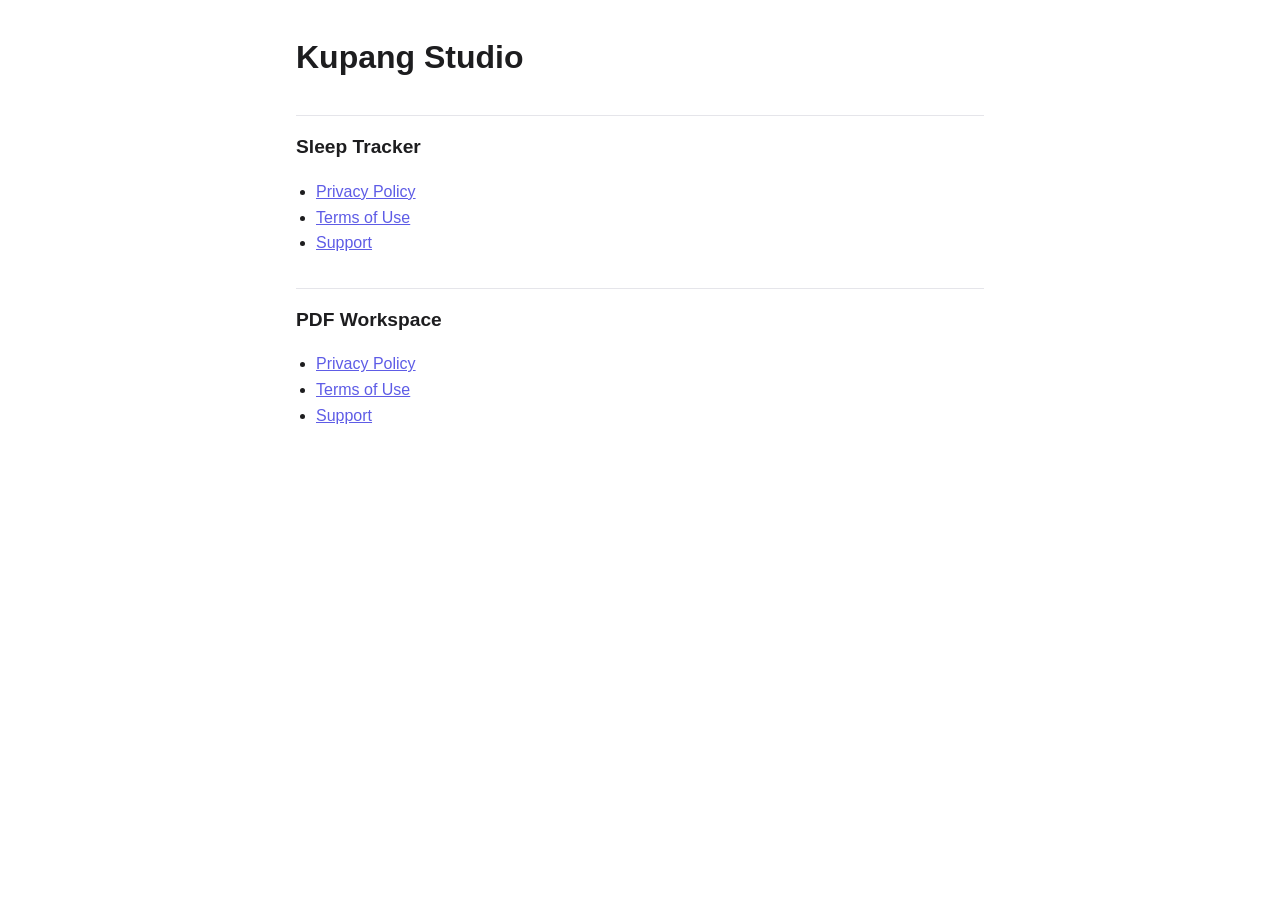
<file: index.html>
<!doctype html>
<html lang="en">
<head>
<meta charset="utf-8">
<meta name="viewport" content="width=device-width, initial-scale=1">
<title>Kupang Studio</title>
<link rel="stylesheet" href="style.css">
</head>
<body>
<main>
<h1>Kupang Studio</h1>
<h2>Sleep Tracker</h2>
<ul>
<li><a href="sleep-tracker/policy/">Privacy Policy</a></li>
<li><a href="sleep-tracker/terms/">Terms of Use</a></li>
<li><a href="sleep-tracker/support/">Support</a></li>
</ul>
<h2>PDF Workspace</h2>
<ul>
<li><a href="pdf-workspace/policy/">Privacy Policy</a></li>
<li><a href="pdf-workspace/terms/">Terms of Use</a></li>
<li><a href="pdf-workspace/support/">Support</a></li>
</ul>
</main>
</body>
</html>
</file>
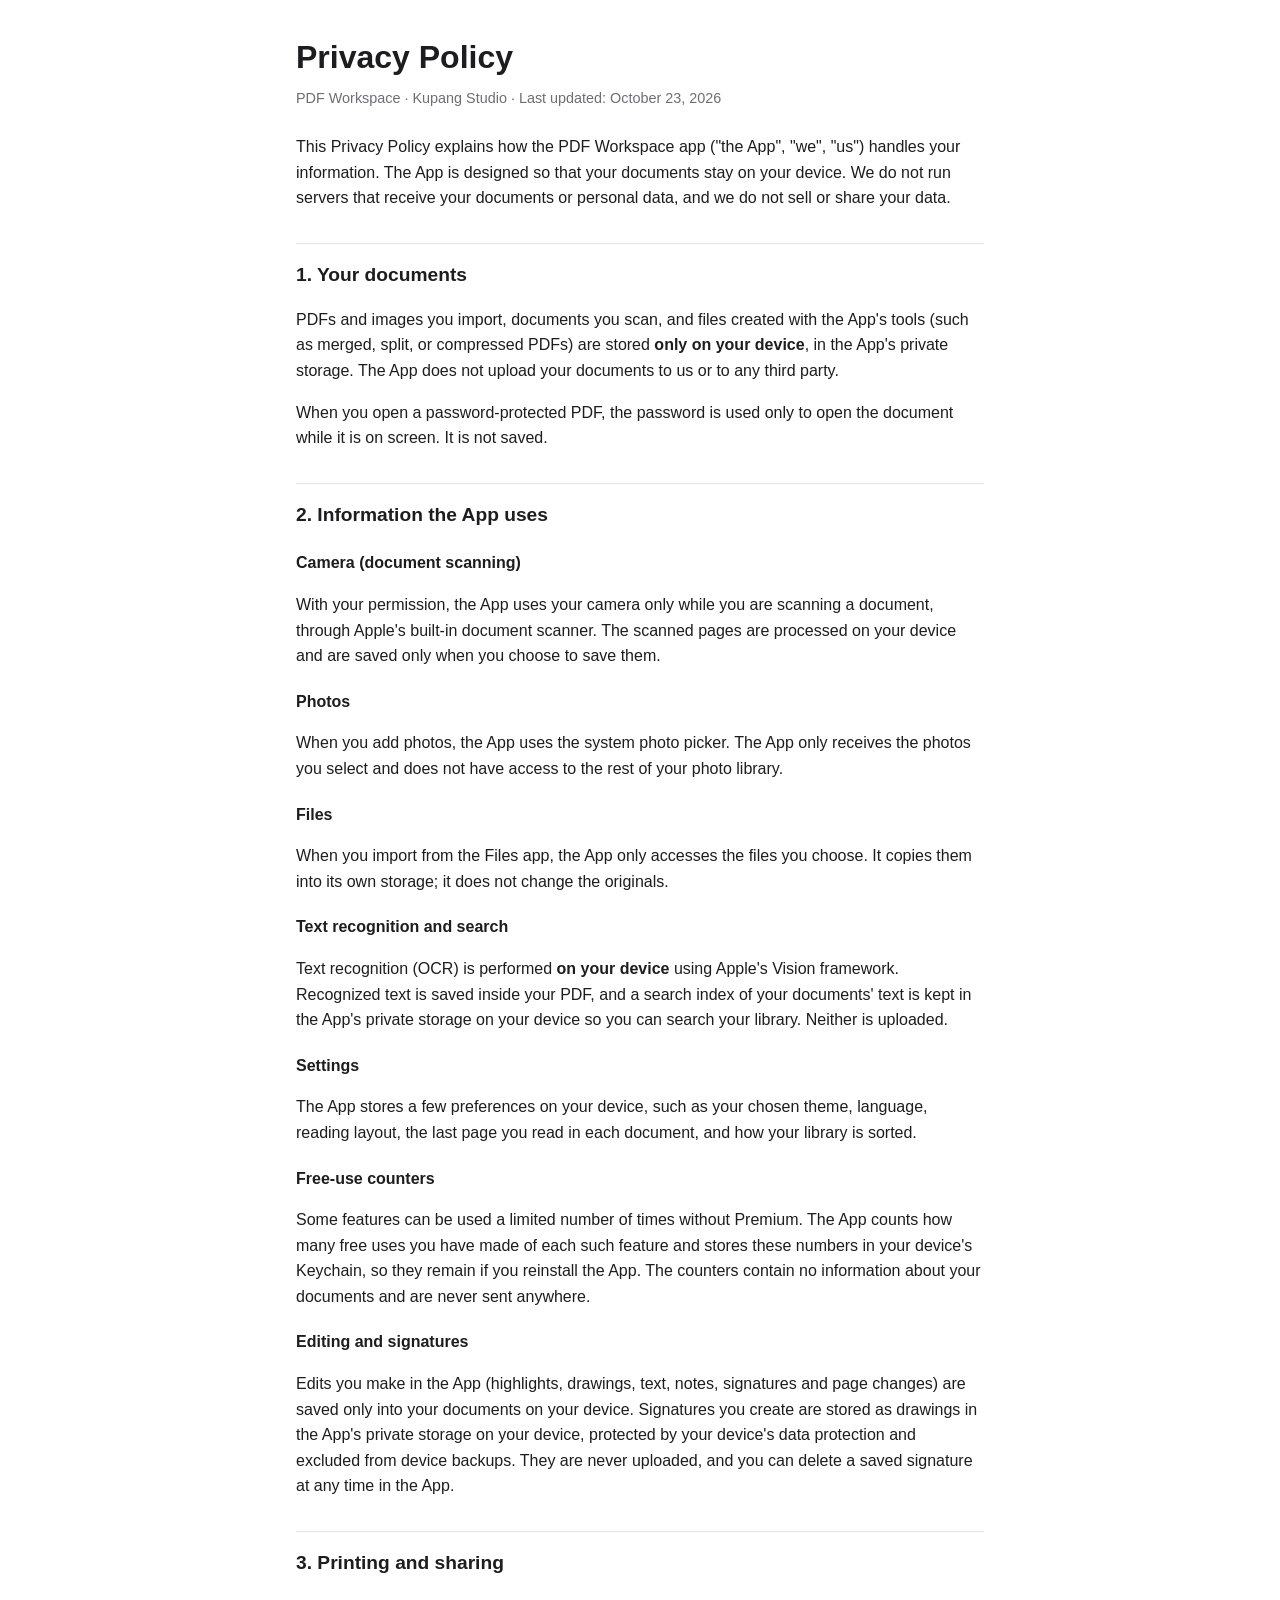
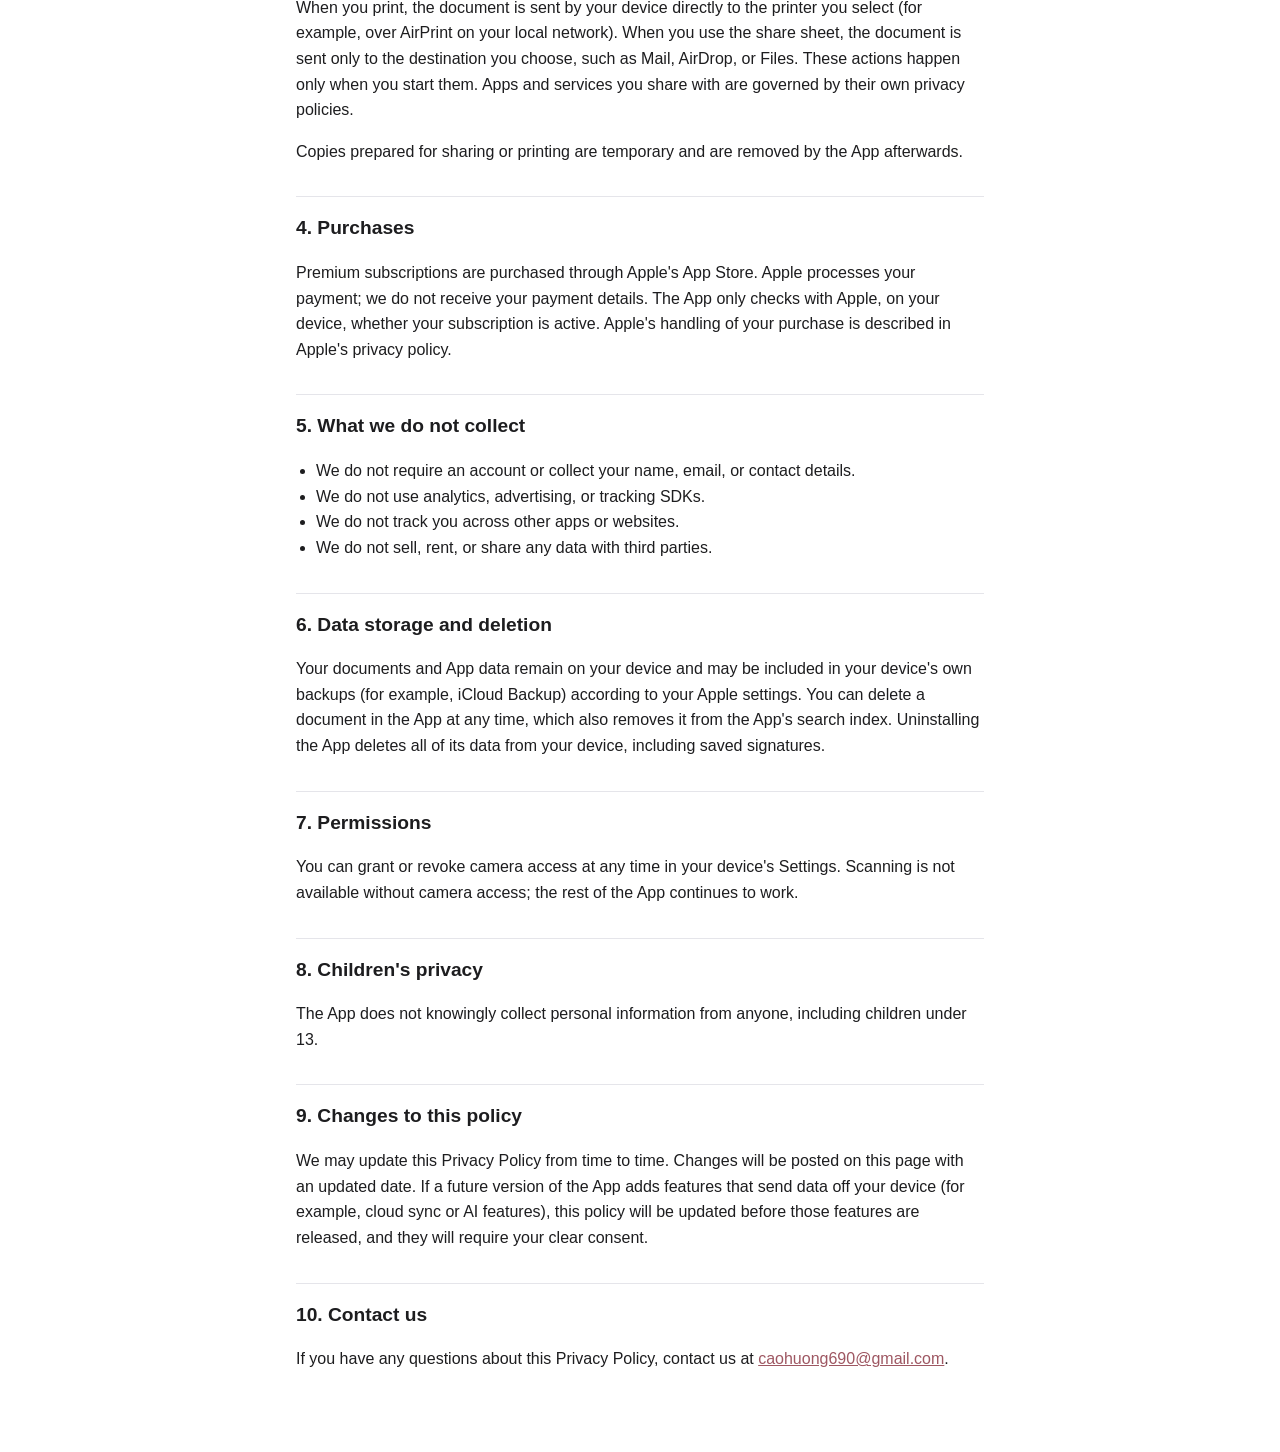
<file: pdf-workspace/policy/index.html>
<!doctype html>
<html lang="en">
<head>
<meta charset="utf-8">
<meta name="viewport" content="width=device-width, initial-scale=1">
<title>Privacy Policy – PDF Workspace</title>
<link rel="stylesheet" href="../../style.css">
<style>
  /* PDF Workspace brand accent (dusty rose), on top of the shared site style. */
  :root { --accent: #9e5762; }
  @media (prefers-color-scheme: dark) { :root { --accent: #d4939b; } }
</style>
</head>
<body>
<main>
<h1>Privacy Policy</h1>
<p class="meta">PDF Workspace · Kupang Studio · Last updated: October 23, 2026</p>

<p>This Privacy Policy explains how the PDF Workspace app ("the App", "we", "us") handles your information. The App is designed so that your documents stay on your device. We do not run servers that receive your documents or personal data, and we do not sell or share your data.</p>

<h2>1. Your documents</h2>
<p>PDFs and images you import, documents you scan, and files created with the App's tools (such as merged, split, or compressed PDFs) are stored <strong>only on your device</strong>, in the App's private storage. The App does not upload your documents to us or to any third party.</p>
<p>When you open a password-protected PDF, the password is used only to open the document while it is on screen. It is not saved.</p>

<h2>2. Information the App uses</h2>
<h3>Camera (document scanning)</h3>
<p>With your permission, the App uses your camera only while you are scanning a document, through Apple's built-in document scanner. The scanned pages are processed on your device and are saved only when you choose to save them.</p>

<h3>Photos</h3>
<p>When you add photos, the App uses the system photo picker. The App only receives the photos you select and does not have access to the rest of your photo library.</p>

<h3>Files</h3>
<p>When you import from the Files app, the App only accesses the files you choose. It copies them into its own storage; it does not change the originals.</p>

<h3>Text recognition and search</h3>
<p>Text recognition (OCR) is performed <strong>on your device</strong> using Apple's Vision framework. Recognized text is saved inside your PDF, and a search index of your documents' text is kept in the App's private storage on your device so you can search your library. Neither is uploaded.</p>

<h3>Settings</h3>
<p>The App stores a few preferences on your device, such as your chosen theme, language, reading layout, the last page you read in each document, and how your library is sorted.</p>

<h3>Free-use counters</h3>
<p>Some features can be used a limited number of times without Premium. The App counts how many free uses you have made of each such feature and stores these numbers in your device's Keychain, so they remain if you reinstall the App. The counters contain no information about your documents and are never sent anywhere.</p>

<h3>Editing and signatures</h3>
<p>Edits you make in the App (highlights, drawings, text, notes, signatures and page changes) are saved only into your documents on your device. Signatures you create are stored as drawings in the App's private storage on your device, protected by your device's data protection and excluded from device backups. They are never uploaded, and you can delete a saved signature at any time in the App.</p>

<h2>3. Printing and sharing</h2>
<p>When you print, the document is sent by your device directly to the printer you select (for example, over AirPrint on your local network). When you use the share sheet, the document is sent only to the destination you choose, such as Mail, AirDrop, or Files. These actions happen only when you start them. Apps and services you share with are governed by their own privacy policies.</p>
<p>Copies prepared for sharing or printing are temporary and are removed by the App afterwards.</p>

<h2>4. Purchases</h2>
<p>Premium subscriptions are purchased through Apple's App Store. Apple processes your payment; we do not receive your payment details. The App only checks with Apple, on your device, whether your subscription is active. Apple's handling of your purchase is described in Apple's privacy policy.</p>

<h2>5. What we do not collect</h2>
<ul>
<li>We do not require an account or collect your name, email, or contact details.</li>
<li>We do not use analytics, advertising, or tracking SDKs.</li>
<li>We do not track you across other apps or websites.</li>
<li>We do not sell, rent, or share any data with third parties.</li>
</ul>

<h2>6. Data storage and deletion</h2>
<p>Your documents and App data remain on your device and may be included in your device's own backups (for example, iCloud Backup) according to your Apple settings. You can delete a document in the App at any time, which also removes it from the App's search index. Uninstalling the App deletes all of its data from your device, including saved signatures.</p>

<h2>7. Permissions</h2>
<p>You can grant or revoke camera access at any time in your device's Settings. Scanning is not available without camera access; the rest of the App continues to work.</p>

<h2>8. Children's privacy</h2>
<p>The App does not knowingly collect personal information from anyone, including children under 13.</p>

<h2>9. Changes to this policy</h2>
<p>We may update this Privacy Policy from time to time. Changes will be posted on this page with an updated date. If a future version of the App adds features that send data off your device (for example, cloud sync or AI features), this policy will be updated before those features are released, and they will require your clear consent.</p>

<h2>10. Contact us</h2>
<p>If you have any questions about this Privacy Policy, contact us at <a href="mailto:caohuong690@gmail.com">caohuong690@gmail.com</a>.</p>
</main>
</body>
</html>
</file>
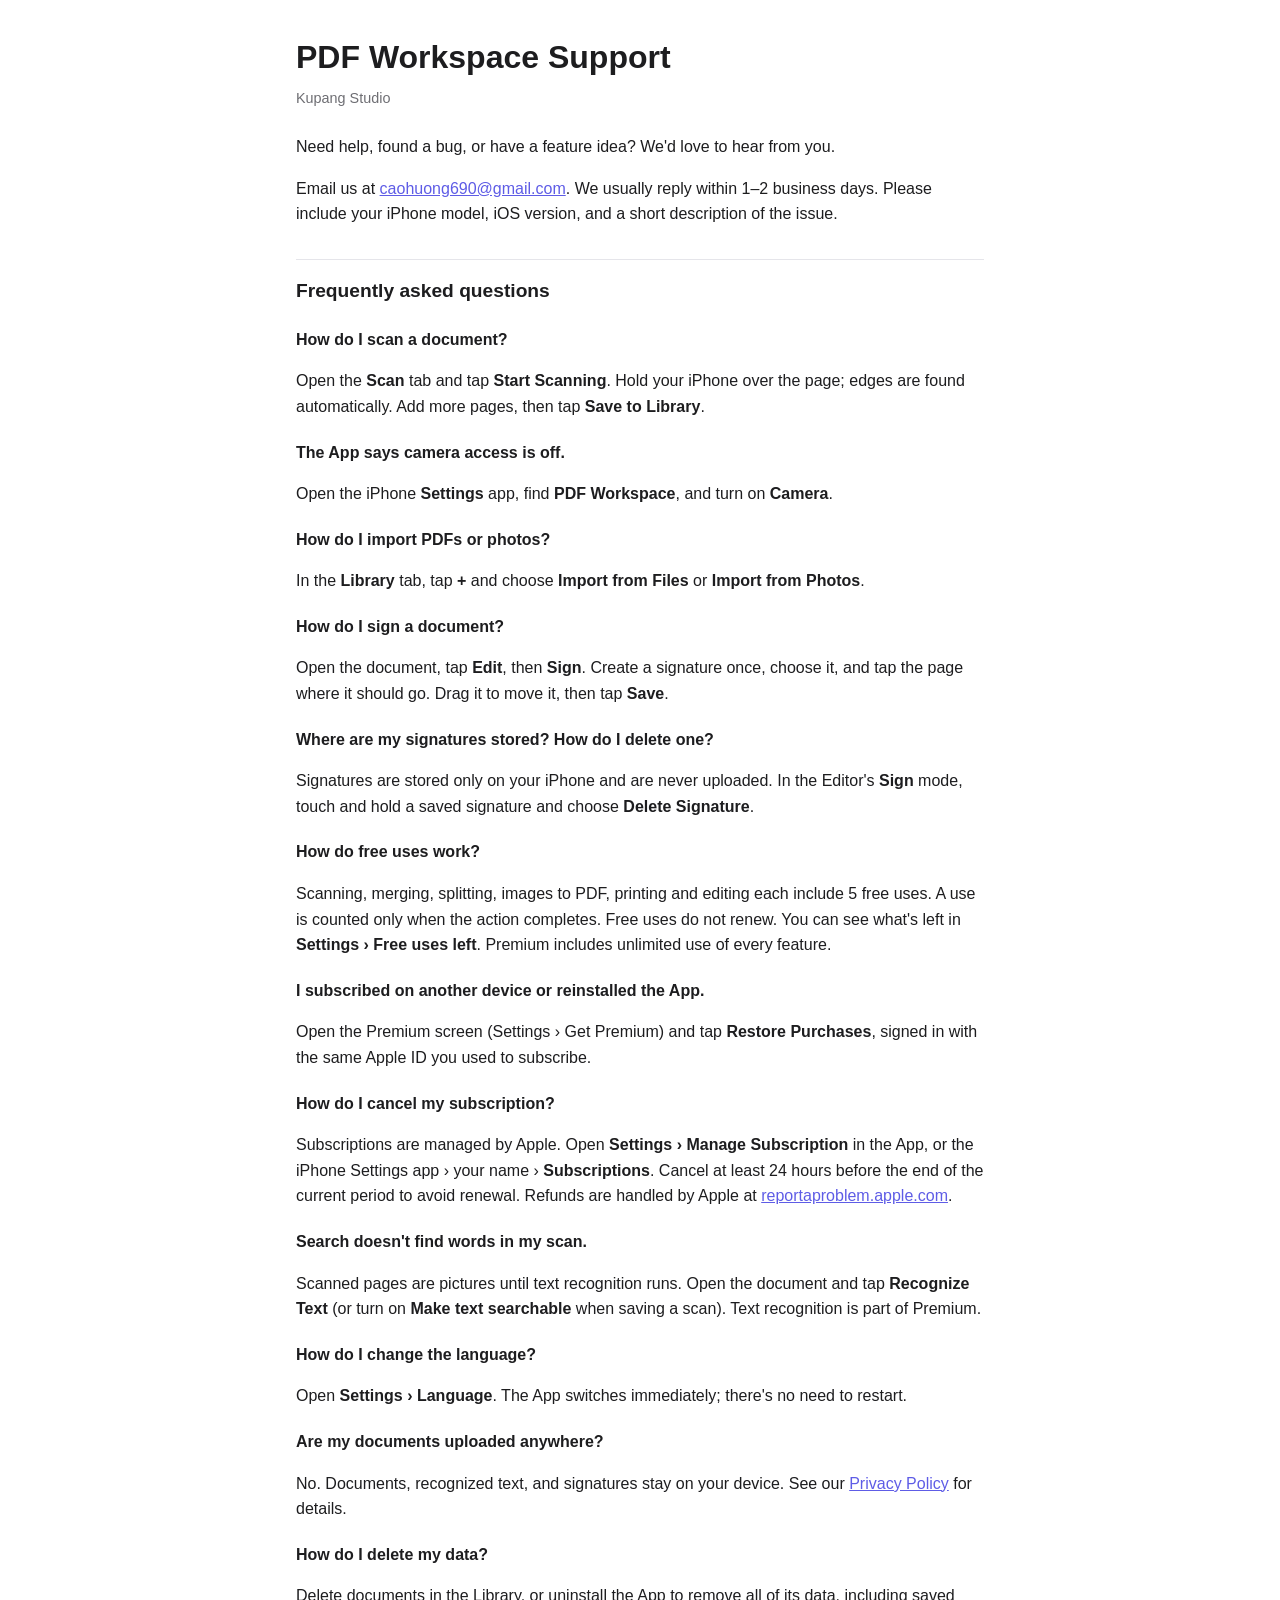
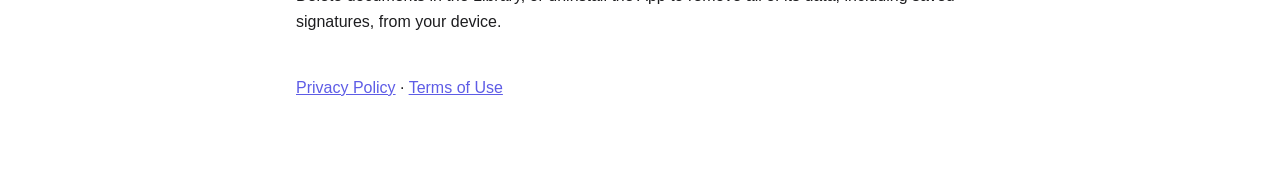
<file: pdf-workspace/support/index.html>
<!doctype html>
<html lang="en">
<head>
<meta charset="utf-8">
<meta name="viewport" content="width=device-width, initial-scale=1">
<title>Support – PDF Workspace</title>
<link rel="stylesheet" href="../../style.css">
</head>
<body>
<main>
<h1>PDF Workspace Support</h1>
<p class="meta">Kupang Studio</p>

<p>Need help, found a bug, or have a feature idea? We'd love to hear from you.</p>
<p>Email us at <a href="mailto:caohuong690@gmail.com?subject=PDF%20Workspace%20Support">caohuong690@gmail.com</a>. We usually reply within 1–2 business days. Please include your iPhone model, iOS version, and a short description of the issue.</p>

<h2>Frequently asked questions</h2>

<h3>How do I scan a document?</h3>
<p>Open the <strong>Scan</strong> tab and tap <strong>Start Scanning</strong>. Hold your iPhone over the page; edges are found automatically. Add more pages, then tap <strong>Save to Library</strong>.</p>

<h3>The App says camera access is off.</h3>
<p>Open the iPhone <strong>Settings</strong> app, find <strong>PDF Workspace</strong>, and turn on <strong>Camera</strong>.</p>

<h3>How do I import PDFs or photos?</h3>
<p>In the <strong>Library</strong> tab, tap <strong>+</strong> and choose <strong>Import from Files</strong> or <strong>Import from Photos</strong>.</p>

<h3>How do I sign a document?</h3>
<p>Open the document, tap <strong>Edit</strong>, then <strong>Sign</strong>. Create a signature once, choose it, and tap the page where it should go. Drag it to move it, then tap <strong>Save</strong>.</p>

<h3>Where are my signatures stored? How do I delete one?</h3>
<p>Signatures are stored only on your iPhone and are never uploaded. In the Editor's <strong>Sign</strong> mode, touch and hold a saved signature and choose <strong>Delete Signature</strong>.</p>

<h3>How do free uses work?</h3>
<p>Scanning, merging, splitting, images to PDF, printing and editing each include 5 free uses. A use is counted only when the action completes. Free uses do not renew. You can see what's left in <strong>Settings › Free uses left</strong>. Premium includes unlimited use of every feature.</p>

<h3>I subscribed on another device or reinstalled the App.</h3>
<p>Open the Premium screen (Settings › Get Premium) and tap <strong>Restore Purchases</strong>, signed in with the same Apple ID you used to subscribe.</p>

<h3>How do I cancel my subscription?</h3>
<p>Subscriptions are managed by Apple. Open <strong>Settings › Manage Subscription</strong> in the App, or the iPhone Settings app › your name › <strong>Subscriptions</strong>. Cancel at least 24 hours before the end of the current period to avoid renewal. Refunds are handled by Apple at <a href="https://reportaproblem.apple.com">reportaproblem.apple.com</a>.</p>

<h3>Search doesn't find words in my scan.</h3>
<p>Scanned pages are pictures until text recognition runs. Open the document and tap <strong>Recognize Text</strong> (or turn on <strong>Make text searchable</strong> when saving a scan). Text recognition is part of Premium.</p>

<h3>How do I change the language?</h3>
<p>Open <strong>Settings › Language</strong>. The App switches immediately; there's no need to restart.</p>

<h3>Are my documents uploaded anywhere?</h3>
<p>No. Documents, recognized text, and signatures stay on your device. See our <a href="../policy/">Privacy Policy</a> for details.</p>

<h3>How do I delete my data?</h3>
<p>Delete documents in the Library, or uninstall the App to remove all of its data, including saved signatures, from your device.</p>

<p class="links"><a href="../policy/">Privacy Policy</a> · <a href="../terms/">Terms of Use</a></p>
</main>
</body>
</html>
</file>
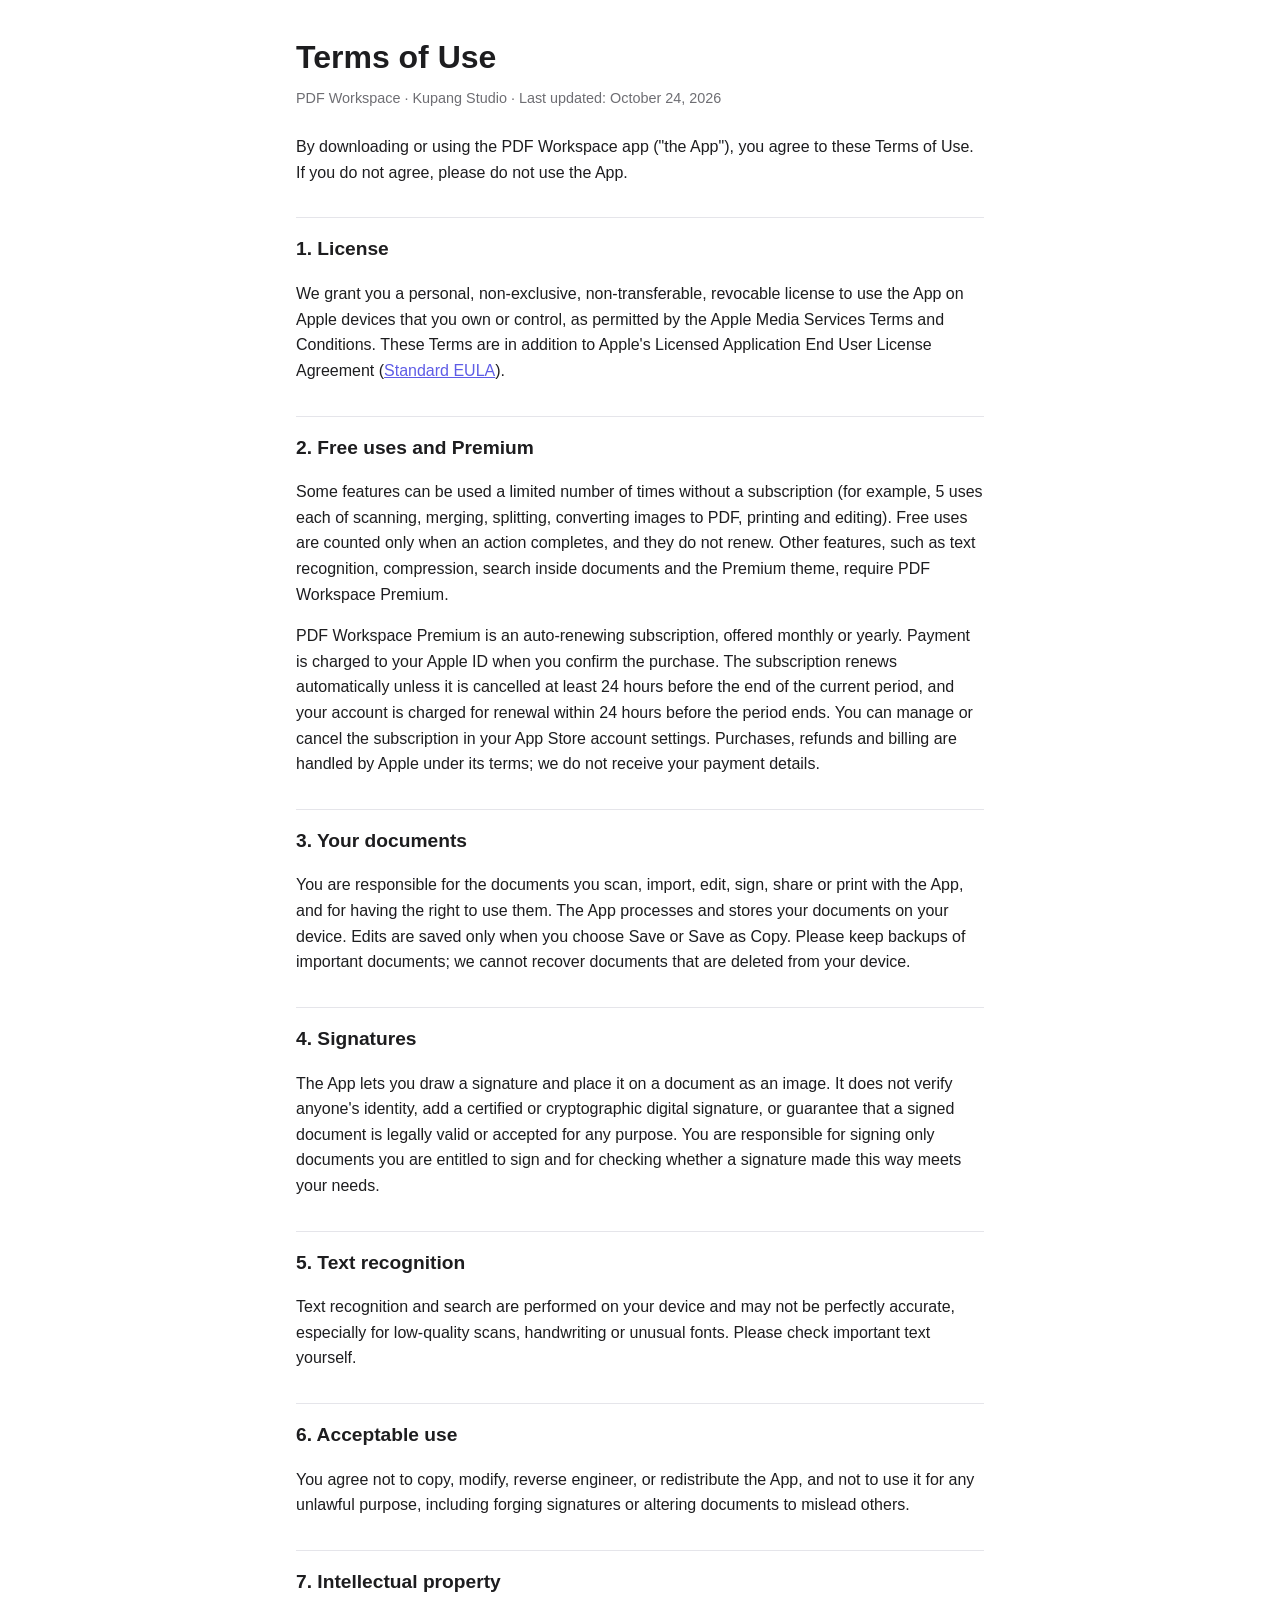
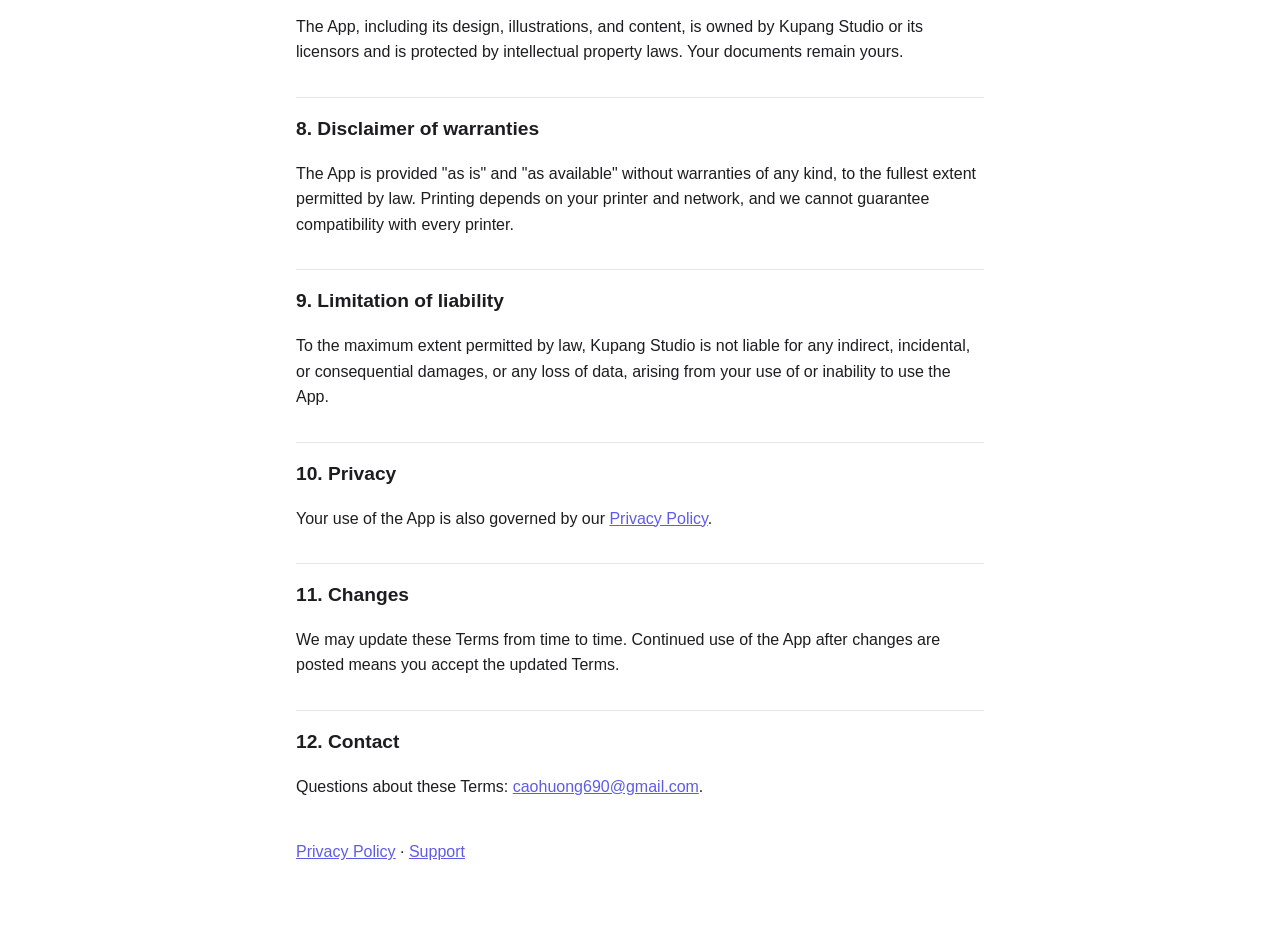
<file: pdf-workspace/terms/index.html>
<!doctype html>
<html lang="en">
<head>
<meta charset="utf-8">
<meta name="viewport" content="width=device-width, initial-scale=1">
<title>Terms of Use – PDF Workspace</title>
<link rel="stylesheet" href="../../style.css">
</head>
<body>
<main>
<h1>Terms of Use</h1>
<p class="meta">PDF Workspace · Kupang Studio · Last updated: October 24, 2026</p>

<p>By downloading or using the PDF Workspace app ("the App"), you agree to these Terms of Use. If you do not agree, please do not use the App.</p>

<h2>1. License</h2>
<p>We grant you a personal, non-exclusive, non-transferable, revocable license to use the App on Apple devices that you own or control, as permitted by the Apple Media Services Terms and Conditions. These Terms are in addition to Apple's Licensed Application End User License Agreement (<a href="https://www.apple.com/legal/internet-services/itunes/dev/stdeula/">Standard EULA</a>).</p>

<h2>2. Free uses and Premium</h2>
<p>Some features can be used a limited number of times without a subscription (for example, 5 uses each of scanning, merging, splitting, converting images to PDF, printing and editing). Free uses are counted only when an action completes, and they do not renew. Other features, such as text recognition, compression, search inside documents and the Premium theme, require PDF Workspace Premium.</p>
<p>PDF Workspace Premium is an auto-renewing subscription, offered monthly or yearly. Payment is charged to your Apple ID when you confirm the purchase. The subscription renews automatically unless it is cancelled at least 24 hours before the end of the current period, and your account is charged for renewal within 24 hours before the period ends. You can manage or cancel the subscription in your App Store account settings. Purchases, refunds and billing are handled by Apple under its terms; we do not receive your payment details.</p>

<h2>3. Your documents</h2>
<p>You are responsible for the documents you scan, import, edit, sign, share or print with the App, and for having the right to use them. The App processes and stores your documents on your device. Edits are saved only when you choose Save or Save as Copy. Please keep backups of important documents; we cannot recover documents that are deleted from your device.</p>

<h2>4. Signatures</h2>
<p>The App lets you draw a signature and place it on a document as an image. It does not verify anyone's identity, add a certified or cryptographic digital signature, or guarantee that a signed document is legally valid or accepted for any purpose. You are responsible for signing only documents you are entitled to sign and for checking whether a signature made this way meets your needs.</p>

<h2>5. Text recognition</h2>
<p>Text recognition and search are performed on your device and may not be perfectly accurate, especially for low-quality scans, handwriting or unusual fonts. Please check important text yourself.</p>

<h2>6. Acceptable use</h2>
<p>You agree not to copy, modify, reverse engineer, or redistribute the App, and not to use it for any unlawful purpose, including forging signatures or altering documents to mislead others.</p>

<h2>7. Intellectual property</h2>
<p>The App, including its design, illustrations, and content, is owned by Kupang Studio or its licensors and is protected by intellectual property laws. Your documents remain yours.</p>

<h2>8. Disclaimer of warranties</h2>
<p>The App is provided "as is" and "as available" without warranties of any kind, to the fullest extent permitted by law. Printing depends on your printer and network, and we cannot guarantee compatibility with every printer.</p>

<h2>9. Limitation of liability</h2>
<p>To the maximum extent permitted by law, Kupang Studio is not liable for any indirect, incidental, or consequential damages, or any loss of data, arising from your use of or inability to use the App.</p>

<h2>10. Privacy</h2>
<p>Your use of the App is also governed by our <a href="../policy/">Privacy Policy</a>.</p>

<h2>11. Changes</h2>
<p>We may update these Terms from time to time. Continued use of the App after changes are posted means you accept the updated Terms.</p>

<h2>12. Contact</h2>
<p>Questions about these Terms: <a href="mailto:caohuong690@gmail.com">caohuong690@gmail.com</a>.</p>

<p class="links"><a href="../policy/">Privacy Policy</a> · <a href="../support/">Support</a></p>
</main>
</body>
</html>
</file>
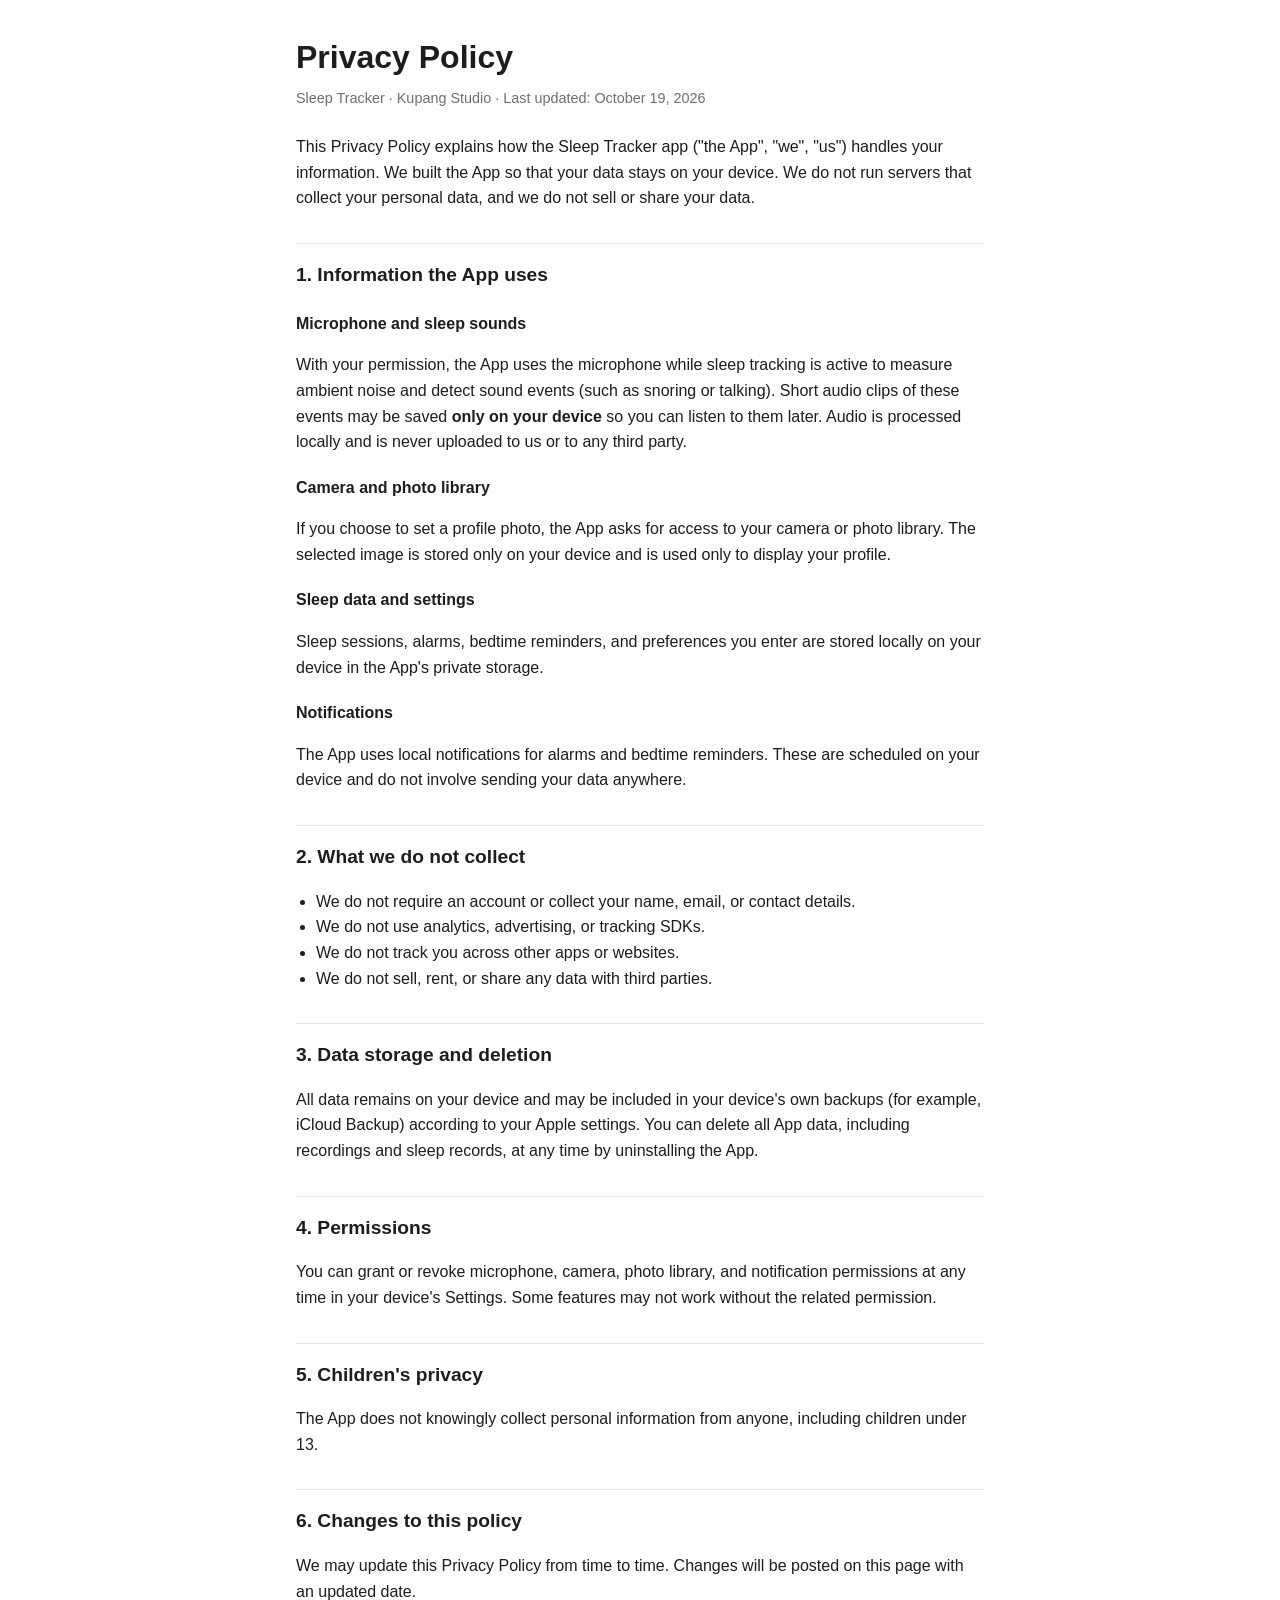
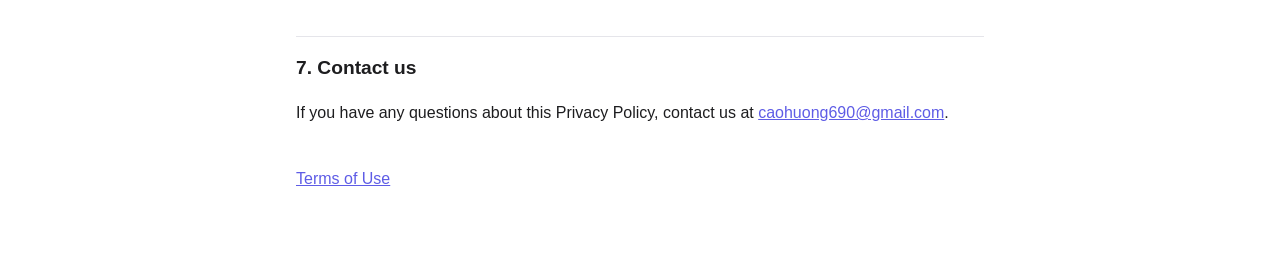
<file: sleep-tracker/policy/index.html>
<!doctype html>
<html lang="en">
<head>
<meta charset="utf-8">
<meta name="viewport" content="width=device-width, initial-scale=1">
<title>Privacy Policy – Sleep Tracker</title>
<link rel="stylesheet" href="../../style.css">
</head>
<body>
<main>
<h1>Privacy Policy</h1>
<p class="meta">Sleep Tracker · Kupang Studio · Last updated: October 19, 2026</p>

<p>This Privacy Policy explains how the Sleep Tracker app ("the App", "we", "us") handles your information. We built the App so that your data stays on your device. We do not run servers that collect your personal data, and we do not sell or share your data.</p>

<h2>1. Information the App uses</h2>
<h3>Microphone and sleep sounds</h3>
<p>With your permission, the App uses the microphone while sleep tracking is active to measure ambient noise and detect sound events (such as snoring or talking). Short audio clips of these events may be saved <strong>only on your device</strong> so you can listen to them later. Audio is processed locally and is never uploaded to us or to any third party.</p>

<h3>Camera and photo library</h3>
<p>If you choose to set a profile photo, the App asks for access to your camera or photo library. The selected image is stored only on your device and is used only to display your profile.</p>

<h3>Sleep data and settings</h3>
<p>Sleep sessions, alarms, bedtime reminders, and preferences you enter are stored locally on your device in the App's private storage.</p>

<h3>Notifications</h3>
<p>The App uses local notifications for alarms and bedtime reminders. These are scheduled on your device and do not involve sending your data anywhere.</p>

<h2>2. What we do not collect</h2>
<ul>
<li>We do not require an account or collect your name, email, or contact details.</li>
<li>We do not use analytics, advertising, or tracking SDKs.</li>
<li>We do not track you across other apps or websites.</li>
<li>We do not sell, rent, or share any data with third parties.</li>
</ul>

<h2>3. Data storage and deletion</h2>
<p>All data remains on your device and may be included in your device's own backups (for example, iCloud Backup) according to your Apple settings. You can delete all App data, including recordings and sleep records, at any time by uninstalling the App.</p>

<h2>4. Permissions</h2>
<p>You can grant or revoke microphone, camera, photo library, and notification permissions at any time in your device's Settings. Some features may not work without the related permission.</p>

<h2>5. Children's privacy</h2>
<p>The App does not knowingly collect personal information from anyone, including children under 13.</p>

<h2>6. Changes to this policy</h2>
<p>We may update this Privacy Policy from time to time. Changes will be posted on this page with an updated date.</p>

<h2>7. Contact us</h2>
<p>If you have any questions about this Privacy Policy, contact us at <a href="mailto:caohuong690@gmail.com">caohuong690@gmail.com</a>.</p>

<p class="links"><a href="../terms/">Terms of Use</a></p>
</main>
</body>
</html>
</file>
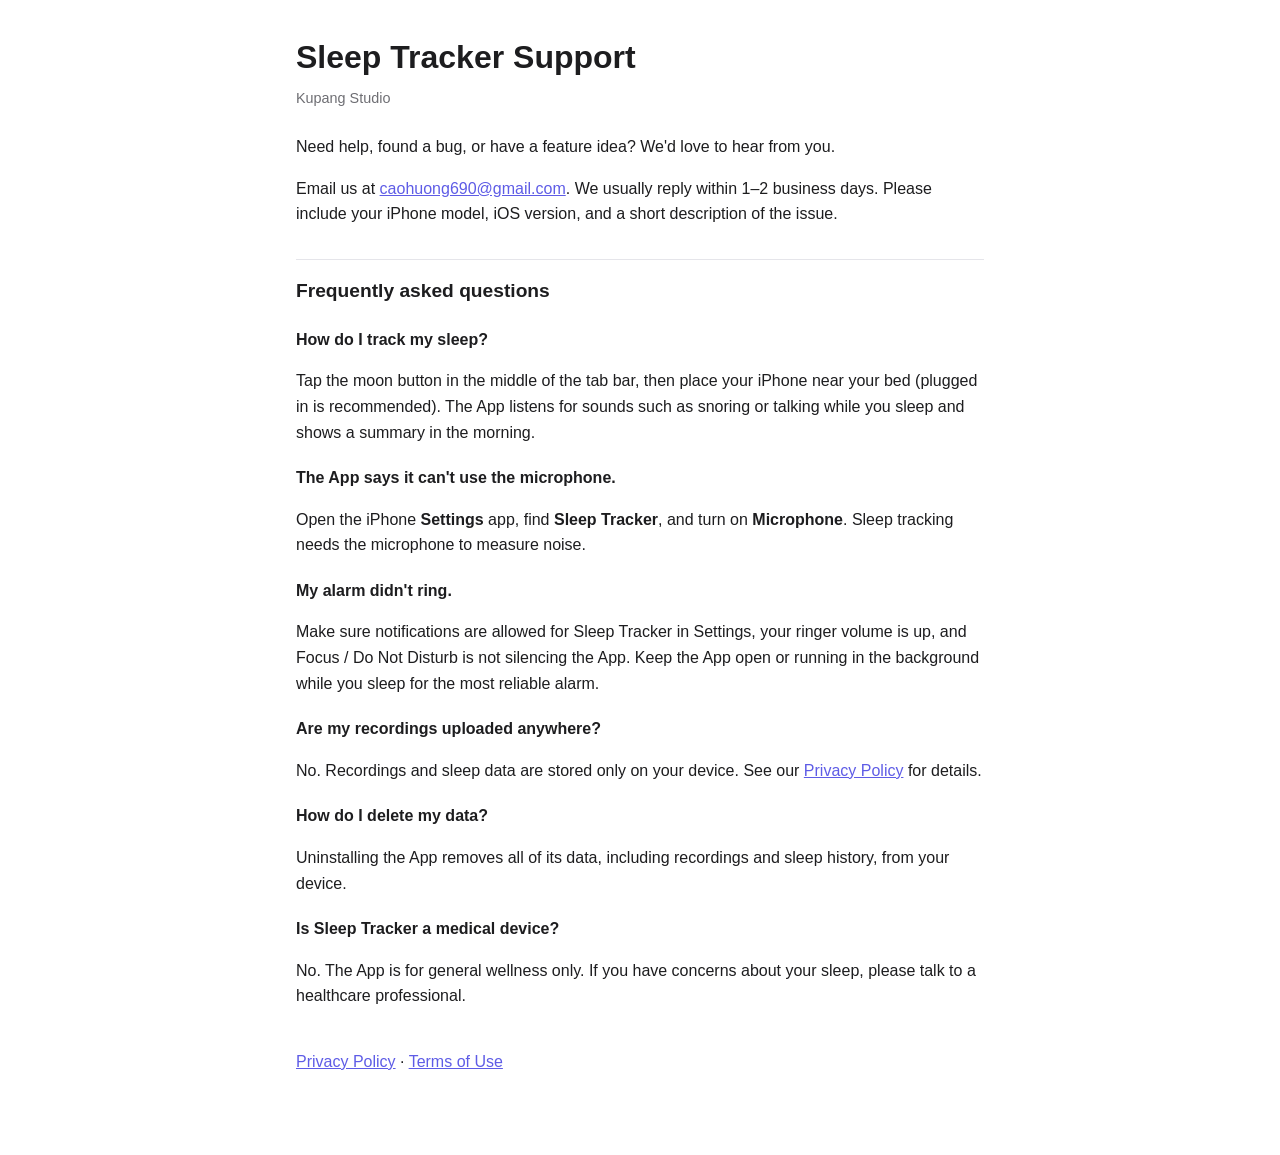
<file: sleep-tracker/support/index.html>
<!doctype html>
<html lang="en">
<head>
<meta charset="utf-8">
<meta name="viewport" content="width=device-width, initial-scale=1">
<title>Support – Sleep Tracker</title>
<link rel="stylesheet" href="../../style.css">
</head>
<body>
<main>
<h1>Sleep Tracker Support</h1>
<p class="meta">Kupang Studio</p>

<p>Need help, found a bug, or have a feature idea? We'd love to hear from you.</p>
<p>Email us at <a href="mailto:caohuong690@gmail.com?subject=Sleep%20Tracker%20Support">caohuong690@gmail.com</a>. We usually reply within 1–2 business days. Please include your iPhone model, iOS version, and a short description of the issue.</p>

<h2>Frequently asked questions</h2>

<h3>How do I track my sleep?</h3>
<p>Tap the moon button in the middle of the tab bar, then place your iPhone near your bed (plugged in is recommended). The App listens for sounds such as snoring or talking while you sleep and shows a summary in the morning.</p>

<h3>The App says it can't use the microphone.</h3>
<p>Open the iPhone <strong>Settings</strong> app, find <strong>Sleep Tracker</strong>, and turn on <strong>Microphone</strong>. Sleep tracking needs the microphone to measure noise.</p>

<h3>My alarm didn't ring.</h3>
<p>Make sure notifications are allowed for Sleep Tracker in Settings, your ringer volume is up, and Focus / Do Not Disturb is not silencing the App. Keep the App open or running in the background while you sleep for the most reliable alarm.</p>

<h3>Are my recordings uploaded anywhere?</h3>
<p>No. Recordings and sleep data are stored only on your device. See our <a href="../policy/">Privacy Policy</a> for details.</p>

<h3>How do I delete my data?</h3>
<p>Uninstalling the App removes all of its data, including recordings and sleep history, from your device.</p>

<h3>Is Sleep Tracker a medical device?</h3>
<p>No. The App is for general wellness only. If you have concerns about your sleep, please talk to a healthcare professional.</p>

<p class="links"><a href="../policy/">Privacy Policy</a> · <a href="../terms/">Terms of Use</a></p>
</main>
</body>
</html>
</file>
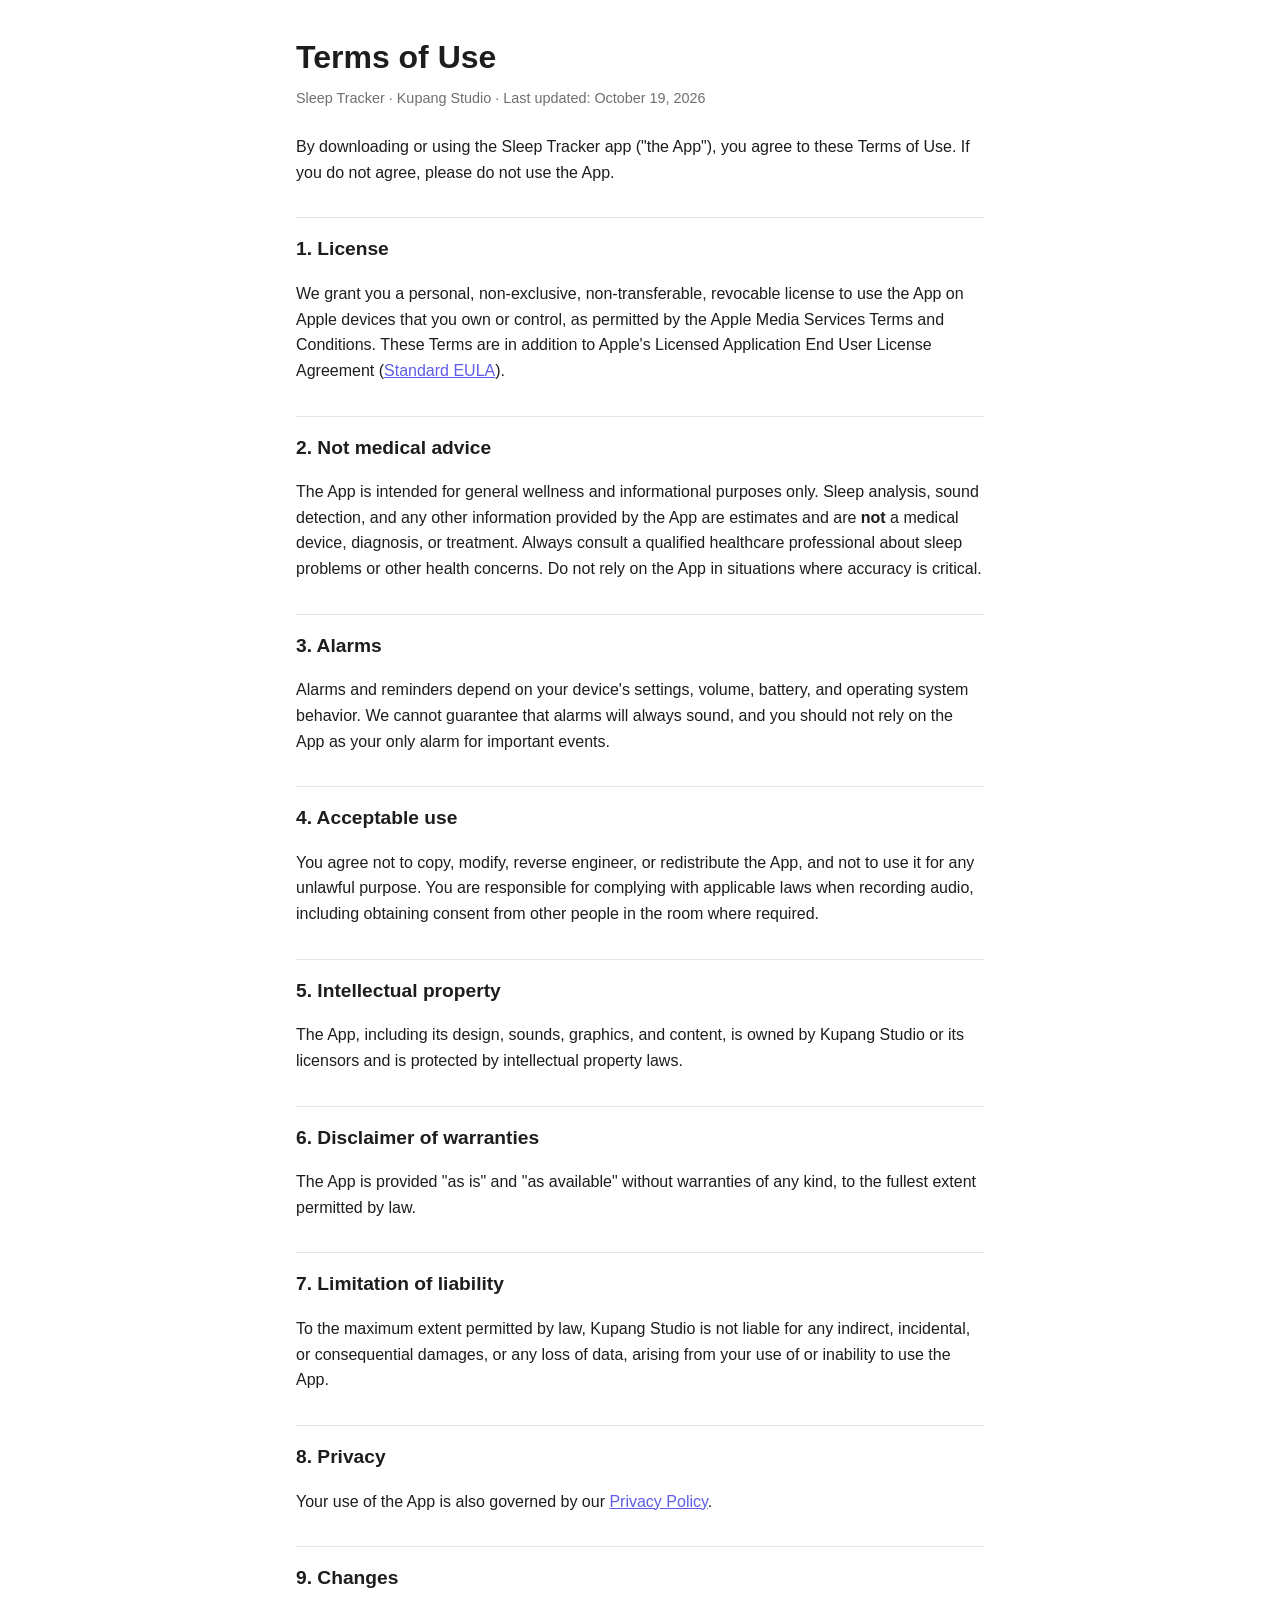
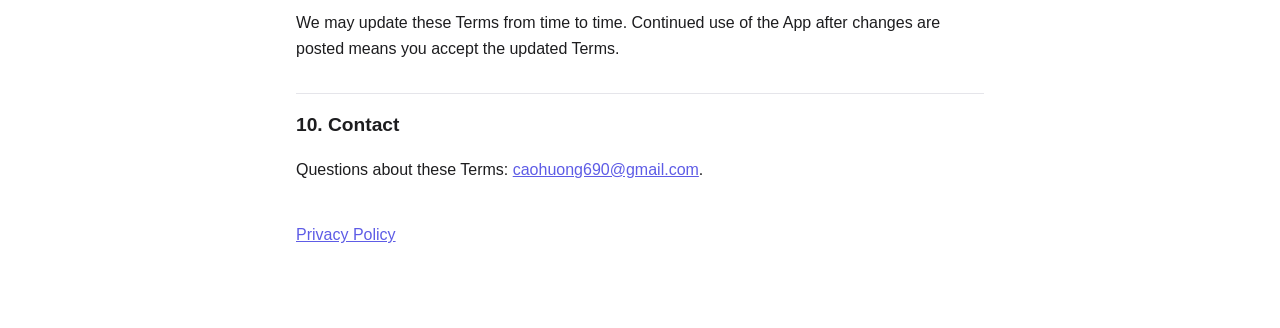
<file: sleep-tracker/terms/index.html>
<!doctype html>
<html lang="en">
<head>
<meta charset="utf-8">
<meta name="viewport" content="width=device-width, initial-scale=1">
<title>Terms of Use – Sleep Tracker</title>
<link rel="stylesheet" href="../../style.css">
</head>
<body>
<main>
<h1>Terms of Use</h1>
<p class="meta">Sleep Tracker · Kupang Studio · Last updated: October 19, 2026</p>

<p>By downloading or using the Sleep Tracker app ("the App"), you agree to these Terms of Use. If you do not agree, please do not use the App.</p>

<h2>1. License</h2>
<p>We grant you a personal, non-exclusive, non-transferable, revocable license to use the App on Apple devices that you own or control, as permitted by the Apple Media Services Terms and Conditions. These Terms are in addition to Apple's Licensed Application End User License Agreement (<a href="https://www.apple.com/legal/internet-services/itunes/dev/stdeula/">Standard EULA</a>).</p>

<h2>2. Not medical advice</h2>
<p>The App is intended for general wellness and informational purposes only. Sleep analysis, sound detection, and any other information provided by the App are estimates and are <strong>not</strong> a medical device, diagnosis, or treatment. Always consult a qualified healthcare professional about sleep problems or other health concerns. Do not rely on the App in situations where accuracy is critical.</p>

<h2>3. Alarms</h2>
<p>Alarms and reminders depend on your device's settings, volume, battery, and operating system behavior. We cannot guarantee that alarms will always sound, and you should not rely on the App as your only alarm for important events.</p>

<h2>4. Acceptable use</h2>
<p>You agree not to copy, modify, reverse engineer, or redistribute the App, and not to use it for any unlawful purpose. You are responsible for complying with applicable laws when recording audio, including obtaining consent from other people in the room where required.</p>

<h2>5. Intellectual property</h2>
<p>The App, including its design, sounds, graphics, and content, is owned by Kupang Studio or its licensors and is protected by intellectual property laws.</p>

<h2>6. Disclaimer of warranties</h2>
<p>The App is provided "as is" and "as available" without warranties of any kind, to the fullest extent permitted by law.</p>

<h2>7. Limitation of liability</h2>
<p>To the maximum extent permitted by law, Kupang Studio is not liable for any indirect, incidental, or consequential damages, or any loss of data, arising from your use of or inability to use the App.</p>

<h2>8. Privacy</h2>
<p>Your use of the App is also governed by our <a href="../policy/">Privacy Policy</a>.</p>

<h2>9. Changes</h2>
<p>We may update these Terms from time to time. Continued use of the App after changes are posted means you accept the updated Terms.</p>

<h2>10. Contact</h2>
<p>Questions about these Terms: <a href="mailto:caohuong690@gmail.com">caohuong690@gmail.com</a>.</p>

<p class="links"><a href="../policy/">Privacy Policy</a></p>
</main>
</body>
</html>
</file>
<file: style.css>
:root {
  --bg: #ffffff;
  --text: #1d1d1f;
  --muted: #6e6e73;
  --accent: #5e5ce6;
  --rule: #e5e5ea;
}
@media (prefers-color-scheme: dark) {
  :root {
    --bg: #0b0b14;
    --text: #f2f2f7;
    --muted: #a1a1aa;
    --accent: #8e8cff;
    --rule: #2c2c3a;
  }
}
* { box-sizing: border-box; }
body {
  margin: 0;
  background: var(--bg);
  color: var(--text);
  font: 16px/1.6 -apple-system, BlinkMacSystemFont, "Segoe UI", Roboto, sans-serif;
}
main { max-width: 720px; margin: 0 auto; padding: 32px 16px 64px; }
h1 { font-size: 2rem; margin: 0 0 4px; }
h2 { font-size: 1.2rem; margin: 32px 0 8px; padding-top: 16px; border-top: 1px solid var(--rule); }
h3 { font-size: 1rem; margin: 20px 0 4px; }
.meta { color: var(--muted); margin: 0 0 24px; font-size: 0.9rem; }
a { color: var(--accent); }
ul { padding-left: 20px; }
.links { margin-top: 40px; }
</file>
